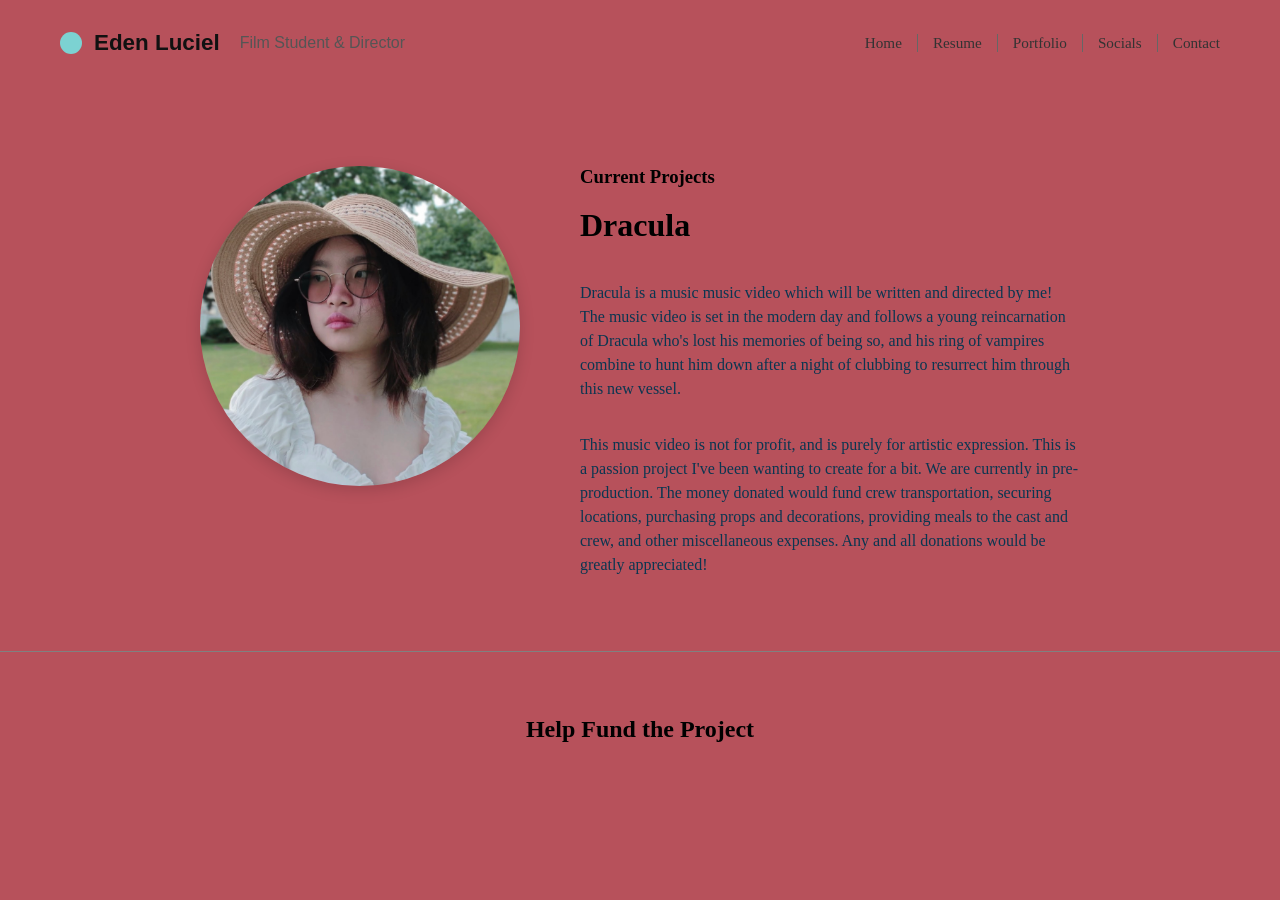
<file: index.html>
<!DOCTYPE html>
<html lang="en">
<head>
    <meta charset="UTF-8">
    <meta name="viewport" content="width=device-width, initial-scale=1.0">
    <title>Eden Luciel | Home</title>
    <link rel="stylesheet" href="style.css">
</head>
<body class="home-page">
    <header class="navbar">
        <div class="logo">
            <span class="dot"></span>
            <span class="name">Eden Luciel</span>
            <span class="title">Film Student & Director</span>
        </div>
        <nav>
            <ul class="nav-links">
               <li><a href="index.html">Home</a></li>
                <li><a href="edenresume.html">Resume</a></li>
                <li><a href="portfolio.html">Portfolio</a></li>
                <li><a href="socials.html">Socials</a></li>
                <li><a href="contact.html">Contact</a></li> 
            </ul>
        </nav>
    </header>

    <main class="projects-section">
        
        <div class="profile-photo">
            <img src="edenHeadshot.jpeg" alt="Eden Luciel"> 
        </div>

        <div class="projects-text">
            <h3>Current Projects</h3>
            
            <h1>
                <strong>Dracula</strong>
            </h1>

            <p>
                Dracula is a music music video which will be written and directed by me! The music video is set in the modern day and follows a young reincarnation of Dracula who's lost his memories of being so, and his ring of vampires combine to hunt him down after a night of clubbing to resurrect him through this new vessel.
            </p>
            <p>
                This music video is not for profit, and is purely for artistic expression. This is a passion project I've been wanting to create for a bit. We are currently in pre-production. The money donated would fund crew transportation, securing locations, purchasing props and decorations, providing meals to the cast and crew, and other miscellaneous expenses. Any and all donations would be greatly appreciated!
            </p>
            <br> 
        </div>
    
    </main>
 <hr>
 <br> <br>
 <section class="donation-section">
 <h2> 
   Help Fund the Project
 </h2>
 
    <section class="donation-section">
        <div class="gofundme-widget">
            <div class="gfm-embed" data-url="https://www.gofundme.com/f/support-edens-first-music-video-dracula/widget/large"></div>
            <script defer src="https://www.gofundme.com/static/js/embed.js"></script>
        </div>
    </section>

    <script src="script.js"></script>

</body>
</html>
</file>
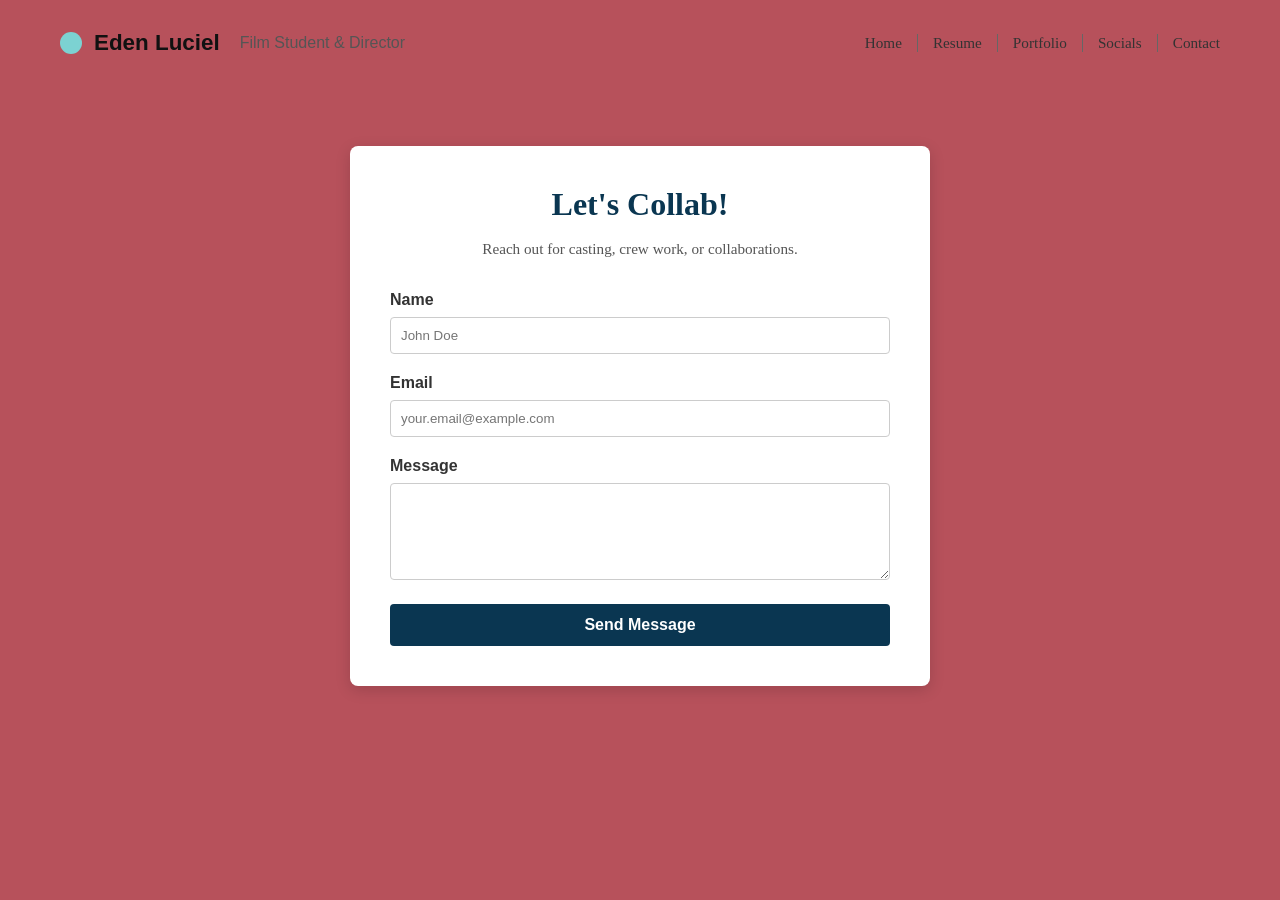
<file: contact.html>
<!DOCTYPE html>
<html lang="en">
<head>
    <meta charset="UTF-8">
    <meta name="viewport" content="width=device-width, initial-scale=1.0">
    <title>Eden Luciel | Contact</title>
    <link rel="stylesheet" href="style.css">
</head>
<body class="contact-page">

    <header class="navbar">
        <div class="logo">
            <span class="dot"></span>
            <span class="name">Eden Luciel</span>
            <span class="title">Film Student & Director</span>
        </div>
        <nav>
            <ul class="nav-links">
                <li><a href="finalindex.html">Home</a></li>
                <li><a href="edenresume.html">Resume</a></li>
                <li><a href="portfolio.html">Portfolio</a></li>
                <li><a href="socials.html">Socials</a></li>
                <li><a href="contact.html">Contact</a></li> </ul>
        </nav>
    </header>

    <main class="contact-container">
        <div class="contact-card">
            
            <h1 class="contact-title">Let's Collab!</h1>
            <p class="contact-subtitle">Reach out for casting, crew work, or collaborations.</p>
            
            <form action="#" method="POST" class="contact-form">
                <div class="form-group">
                    <label for="name">Name</label>
                    <input type="text" id="name" name="name" placeholder="John Doe" required>
                </div>
                <div class="form-group">
                    <label for="email">Email</label>
                    <input type="email" id="email" name="email" placeholder="your.email@example.com" required>
                </div>
                <div class="form-group">
                    <label for="message">Message
                    </label>
                    <textarea id="message" name="message" rows="5" placeholder="Tell me about your project!" required>
                    
                    </textarea>
                </div>
                <button type="submit" class="submit-btn">Send Message</button>
            </form>
        </div>
    </main>
</body>
</html>
</file>
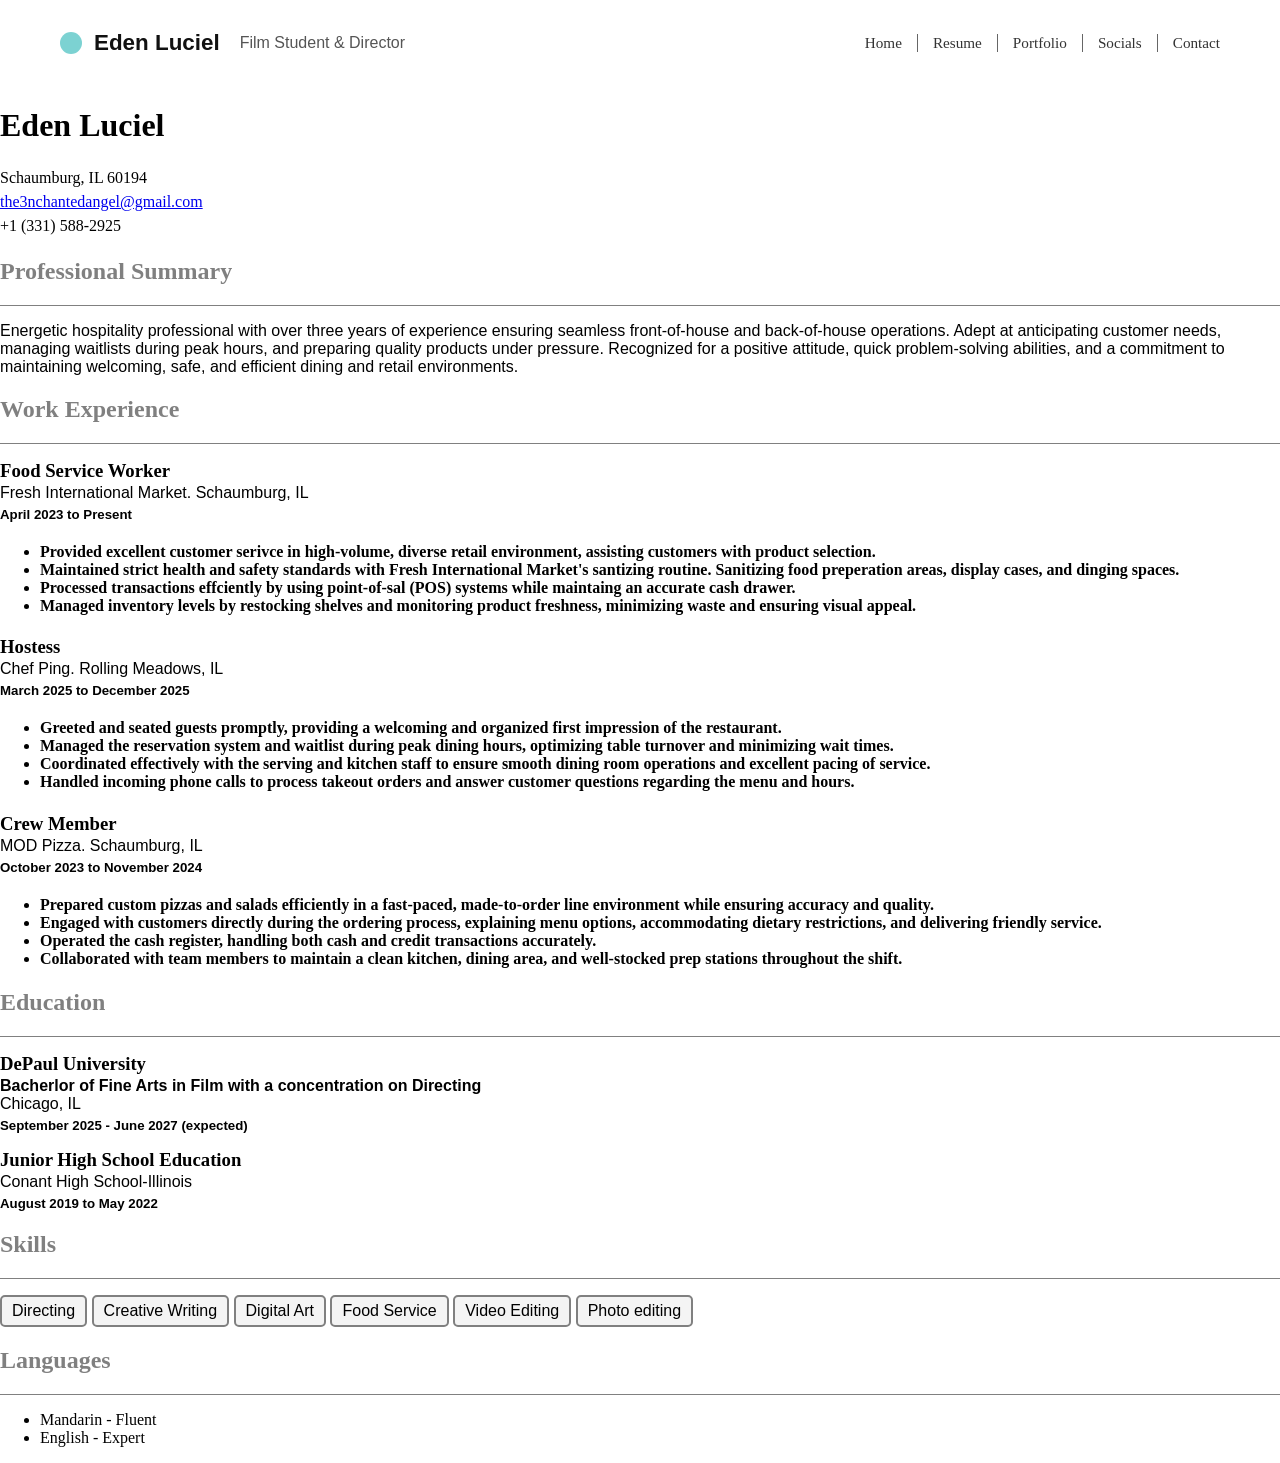
<file: edenresume.html>
<!DOCTYPE html>
<html lang="en">
<head>
    <meta charset="UTF-8">
    <meta name="viewport" content="width=device-width, initial-scale=1.0">
    <title>Eden Luciel Resumé</title>
    <link rel="stylesheet" href="style.css">
</head>

<body class="resume-page">
    <header class="navbar">
        <div class="logo">
            <span class="dot"></span>
            <span class="name">Eden Luciel</span>
            <span class="title">Film Student & Director</span>
        </div>
        <nav>
            <ul class="nav-links">
                <li><a href="finalindex.html">Home</a></li>
                <li><a href="edenresume.html">Resume</a></li>
                <li><a href="portfolio.html">Portfolio</a></li>
                <li><a href="socials.html">Socials</a></li>
                <li><a href="contact.html">Contact</a></li> 
            </ul>
        </nav>
    </header>
    <h1> Eden Luciel</h1>
<p> Schaumburg, IL 60194 
<br> 
<a href="mailto:the3nchantedangel@gmail.com"> the3nchantedangel@gmail.com </a>
<br>
+1 (331) 588-2925
<br>
<h2> Professional Summary</h2>
<hr> 
</p>
<div class="prosummary"> Energetic hospitality professional with over three years of experience ensuring seamless front-of-house and back-of-house operations. Adept at anticipating customer needs, managing waitlists during peak hours, and preparing quality products under pressure. Recognized for a positive attitude, quick problem-solving abilities, and a commitment to maintaining welcoming, safe, and efficient dining and retail environments.
</div> </div><h2> Work Experience</h2>
<hr> 
</p>
<p>
<h3 class="tight-text"> <strong>Food Service Worker</strong></h3>
<div class="sub-text">
    Fresh International Market. Schaumburg, IL 
    <h5 class="tight-text"> April 2023 to Present</h5>
</div>
    <h4> <ul>
        <li> 
            Provided excellent customer serivce in high-volume, diverse retail environment, assisting customers with product selection.
        </li>
        <li>
            Maintained strict health and safety standards with Fresh International Market's santizing routine.
            Sanitizing food preperation areas, display cases, and dinging spaces.
        </li>
        <li> 
            Processed transactions effciently by using point-of-sal (POS) systems while maintaing an accurate cash drawer.
        </li>
        
        <li> 
            Managed inventory levels by restocking shelves and monitoring product freshness, minimizing waste and ensuring visual appeal.
        </li>
            
 </ul> </h4>
</p>
<p>
   <h3 class="tight-text"><strong> Hostess </strong> </h3>
<div class="sub-text">  Chef Ping. Rolling Meadows, IL 
     <h5 class="tight-text"> March 2025 to December 2025 </h5>
<h4>
    <ul>
        <li>
            Greeted and seated guests promptly, providing a welcoming and organized first impression of the restaurant.
        </li>

        <li> 
            Managed the reservation system and waitlist during peak dining hours, optimizing table turnover and minimizing wait times.
        </li>
        <li>
            Coordinated effectively with the serving and kitchen staff to ensure smooth dining room operations and excellent pacing of service.
        </li>
        <li> 
            Handled incoming phone calls to process takeout orders and answer customer questions regarding the menu and hours.
        </li>
    </ul>
</h4>
    </div>
</p>
<p>
    <h3 class="tight-text"><strong> Crew Member </strong> </h3>
   <div class="sub-text">  MOD Pizza. Schaumburg, IL
   <h5 class="tight-text"> October 2023 to November 2024 </h5>
   <!-- Eden Please! -->
   <h4>
     <ul>
        <li>
            Prepared custom pizzas and salads efficiently in a fast-paced, made-to-order line environment while ensuring accuracy and quality.
        </li>
        <li>
            Engaged with customers directly during the ordering process, explaining menu options, accommodating dietary restrictions, and delivering friendly service.
        </li>
        <li>
            Operated the cash register, handling both cash and credit transactions accurately.
        </li>
        <li>
            Collaborated with team members to maintain a clean kitchen, dining area, and well-stocked prep stations throughout the shift.
        </li>
     </ul>
</h4>
</p>
<h2> Education</h2>
<hr> 
<p> 
   <h3 class="tight-text"> <strong> DePaul University </h3>
    Bacherlor of Fine Arts in Film with a concentration on Directing</strong>
    <br> 
   Chicago, IL 
     <h5 class="tight-text"> September 2025 - June 2027 (expected) </h5>
</p>
<p> 
<h3 class="tight-text"> <strong> Junior High School Education</strong></h3>
 Conant High School-Illinois
  <h5 class="tight-text"> August 2019 to May 2022 </h5>
</p>

 <h2> Skills</h2>
<hr> 
 <p> <div class="text-box">
    Directing
 </div>
 <div class="text-box"> Creative Writing</div>
 <div class="text-box"> Digital Art </div>
 <div class="text-box"> Food Service</div>
 <div class="text-box"> Video Editing </div>
 <div class="text-box"> Photo editing</div>
</p>

<p> 
<h2> Languages </h2>
<hr>
<ul>
    <li> Mandarin - Fluent </li>
    <li> English - Expert</li>
</ul>
</p>
<style>
   
</style>
</body>
</html>
</file>
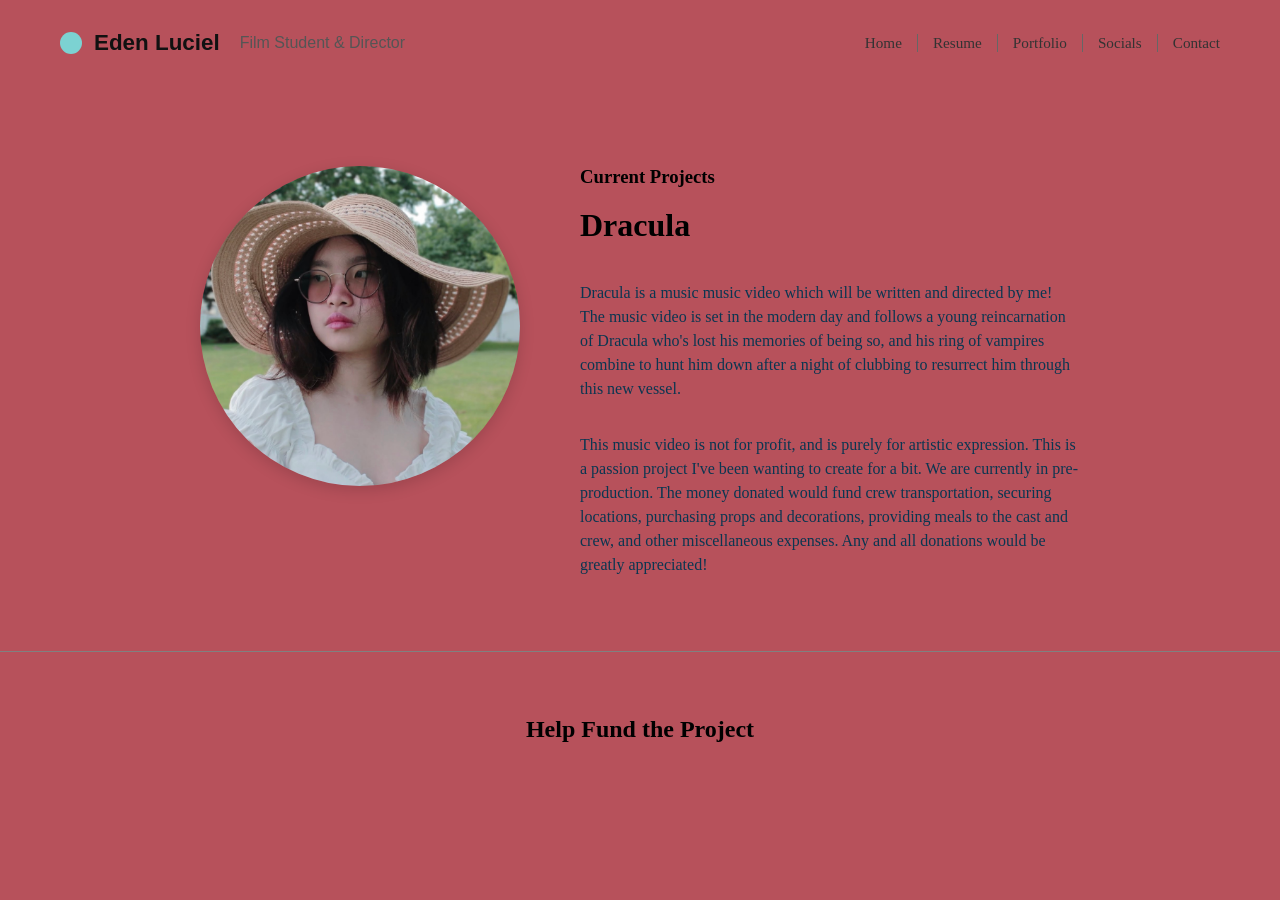
<file: finalindex.html>
<!DOCTYPE html>
<html lang="en">
<head>
    <meta charset="UTF-8">
    <meta name="viewport" content="width=device-width, initial-scale=1.0">
    <title>Eden Luciel | Home</title>
    <link rel="stylesheet" href="style.css">
</head>
<body class="home-page">
    <header class="navbar">
        <div class="logo">
            <span class="dot"></span>
            <span class="name">Eden Luciel</span>
            <span class="title">Film Student & Director</span>
        </div>
        <nav>
            <ul class="nav-links">
               <li><a href="finalindex.html">Home</a></li>
                <li><a href="edenresume.html">Resume</a></li>
                <li><a href="portfolio.html">Portfolio</a></li>
                <li><a href="socials.html">Socials</a></li>
                <li><a href="contact.html">Contact</a></li> 
            </ul>
        </nav>
    </header>

    <main class="projects-section">
        
        <div class="profile-photo">
            <img src="edenHeadshot.jpeg" alt="Eden Luciel"> 
        </div>

        <div class="projects-text">
            <h3>Current Projects</h3>
            
            <h1>
                <strong>Dracula</strong>
            </h1>

            <p>
                Dracula is a music music video which will be written and directed by me! The music video is set in the modern day and follows a young reincarnation of Dracula who's lost his memories of being so, and his ring of vampires combine to hunt him down after a night of clubbing to resurrect him through this new vessel.
            </p>
            <p>
                This music video is not for profit, and is purely for artistic expression. This is a passion project I've been wanting to create for a bit. We are currently in pre-production. The money donated would fund crew transportation, securing locations, purchasing props and decorations, providing meals to the cast and crew, and other miscellaneous expenses. Any and all donations would be greatly appreciated!
            </p>
            <br> 
        </div>
    
    </main>
 <hr>
 <br> <br>
 <section class="donation-section">
 <h2> 
   Help Fund the Project
 </h2>
 
    <section class="donation-section">
        <div class="gofundme-widget">
            <div class="gfm-embed" data-url="https://www.gofundme.com/f/support-edens-first-music-video-dracula/widget/large"></div>
            <script defer src="https://www.gofundme.com/static/js/embed.js"></script>
        </div>
    </section>

    <script src="script.js"></script>

</body>
</html>
</file>
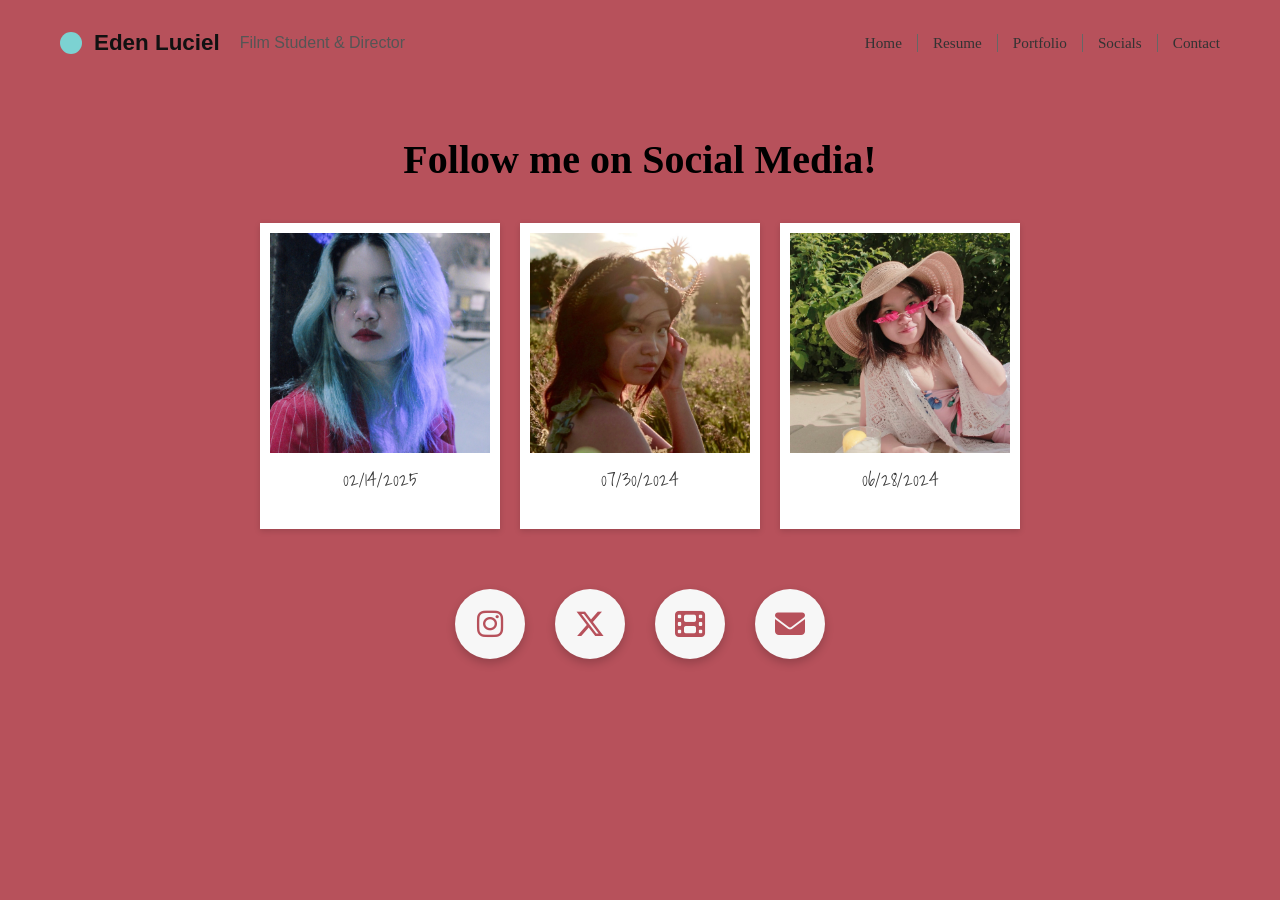
<file: socials.html>
<!DOCTYPE html>
<html lang="en">
<head>
    <meta charset="UTF-8">
    <meta name="viewport" content="width=device-width, initial-scale=1.0">
    <title>Eden's Socials</title>
    <link rel="stylesheet" href="style.css">
    <link rel="stylesheet" href="https://cdnjs.cloudflare.com/ajax/libs/font-awesome/6.5.1/css/all.min.css">
    <link href="https://fonts.googleapis.com/css2?family=Shadows+Into+Light&display=swap" rel="stylesheet">
</head>
<body class="socials-page"> <header class="navbar">
        <div class="logo">
            <span class="dot"></span>
            <span class="name">Eden Luciel</span>
            <span class="title">Film Student & Director</span>
        </div>
        <nav>
            <ul class="nav-links">
                <li> <a href="finalindex.html">Home</a> </li>
                <li> <a href="edenresume.html">Resume</a> </li>
                <li> <a href="portfolio.html">Portfolio</a></li>
                <li> <a href="socials.html">Socials</a> </li>
                <li><a href="contact.html">Contact</a></li> 
            </ul>
        </nav>
    </header>
    <h1 class="socials-title">Follow me on Social Media!</h1>
    <main class="horizontal-socials-container">
        <div class="photo-grid">   
            <div class="polaroid-frame">
                <img src="eden1.jpg" alt="Instagram Image">
                <p class="polaroid-caption"> 02/14/2025 </p>
            </div>
            <div class="polaroid-frame">
                <img src="eden3.jpg" alt="Instagram Image">
                <p class="polaroid-caption"> 07/30/2024</p>
            </div>
            
            <div class="polaroid-frame">
                <img src="eden2.jpg" alt="Instagram Image">
                <p class="polaroid-caption">06/28/2024</p>
            </div>
        </div> 
        <div class="social-links-container">
            <a href="https://instagram.com/edenescent" target="_blank" class="social-icon">
                <i class="fab fa-instagram"> </i>
            </a>
            <a href="https://x.com/EdenLuciel" target="_blank" class="social-icon">
                <i class="fab fa-x-twitter"></i>
            </a>
            <a href="https://letterboxd.com/EdenLuciel" target="_blank" class="social-icon">
                <i class="fas fa-film"></i>
            </a>
            <a href="mailto:the3nchantedangel@gmail.com" class="social-icon">
                <i class="fas fa-envelope"></i>
            </a>
        </div>

    </main>

</body>
</html>
</file>
<file: style.css>
/* --- fonts --- */
body {
    margin: 0;
    padding: 0;
    font-family: "Helvetica Neue", Arial, sans-serif; 
}
@font-face {
    font-family: 'Soria'; 
    src: url('');
}
.navbar { 
    display: flex;
    justify-content: space-between; 
    align-items: center;
    padding: 30px 60px;
}
.logo { display: flex; align-items: center; gap: 12px; }
.dot { width: 22px; height: 22px; background-color: #7cd2d2; border-radius: 50%; }
.name { font-size: 1.4rem; font-weight: 800; color: #111; }
.title { font-size: 1rem; color: #555; font-weight: 400; margin-left: 8px; }

.nav-links { list-style: none; display: flex; align-items: center; margin: 0; padding: 0; }
.nav-links li { padding: 0 15px; border-right: 1px solid #666; }
.nav-links li:last-child { border-right: none; padding-right: 0; }
.nav-links a { text-decoration: none; color: #333; font-size: 0.95rem; transition: color 0.2s ease; }
.nav-links a:hover { color: #98c0d8; }


/* ---  index pg --- */
.home-page {
    background-color: #b7515b; 
    color: #0a3651;  
          
}
.projects-section {
    display: flex;
    justify-content: center;  
    align-items: flex-start; 
    gap: 60px;                
    max-width: 1050px;        
    margin: 80px auto 40px auto;        
    padding: 0 40px;          
}
.profile-photo img {
    width: 320px;            
    height: 320px;            
    border-radius: 50%;       
    object-fit: cover;        
    box-shadow: 0 4px 15px rgba(0,0,0,0.15); 
}
.projects-text {
    max-width: 500px;         
    width: 100%;              
    display: flex;
    flex-direction: column;
}

.projects-text h1, .projects-text h3 {
    margin-top: 0; 
}

.donation-section {
    max-width: 800px;         
    margin: 0 auto 80px auto; 
    padding: 0 40px;
    color: black;
}
.donation-section h2 {
    color: black;
    text-align: center;
}
.gofundme-widget {
    width: 50%;               
    display: flex;
    justify-content: center; 
    margin: 0 auto;
}

.gfm-embed {
    width: 100%;               
}
.widget-container {
    display: flex;               
    justify-content: center;    
}

/* ehhhh why won't the border go away */
.gfm-embed iframe {
    border: none !important;
    box-shadow: none !important;
    border-radius: 8px; 
}


/* ---  eden's resume--- */
.resume-page {
   background-color: white;
}

h1, h3 { color:black; font-family: "Times New Roman", Times, serif; }
h2 { color:grey; font-family: "Times New Roman", Times, serif; }
h4 { color: black; }
hr { border: none; height: 1px; background-color: grey; }
p { font-family: "Times New Roman", Times, serif; line-height: 1.5; }
ul { color: black; font-family: "Times New Roman", Times, serif; }

.text-box { display: inline-block; border: 2px solid grey; padding: 5px 10px; background-color: #f4f4f4; border-radius: 5px; }
.tight-text { margin-bottom: 2px; margin-top: 5px; }
.sub-text { margin-top: 0px; }
.prosummary { color: black; }


/* --- Eden's Scoials  --- */
.socials-page {
    background-color: #b7515b; 
    color: #0a3651; 
}

.socials-title {
    text-align: center;
    margin-top: 50px;
    font-size: 2.5rem;
}

.horizontal-socials-container {
    display: flex;
    flex-direction: column;   
    align-items: center;      
    gap: 50px;                
    max-width: 1200px;        
    margin: 40px auto;        
    padding: 0 40px;          
}

/* Griddy */
.photo-grid {
    display: flex;             
    flex-direction: row;       
    justify-content: center;   
    gap: 20px;                 
    width: 100%;
}
/* polaroid look stuff */
.polaroid-frame {
    background-color: white;   
    padding: 10px 10px 35px 10px; 
    box-shadow: 0 2px 6px rgba(0,0,0,0.15); 
    width: 220px;                 
    flex-shrink: 0;               
}
.polaroid-frame img {
    width: 100%;               
    aspect-ratio: 1 / 1;       
    object-fit: cover;         
    display: block;
}
.polaroid-caption {
    font-family: 'Shadows Into Light', cursive; 
    font-size: 1.2rem;
    color: #333;
    text-align: center;
    margin: 12px 0 0 0;        
}
.social-links-container {
    display: flex;
    flex-direction: row;       
    gap: 30px;
    margin-top: 10px;          
}
.social-icon {
    display: flex;
    justify-content: center;
    align-items: center;
    width: 70px;          
    height: 70px;        
    background-color: #f7f7f7;
    color: #b7515b;       
    border-radius: 50%;   
    text-decoration: none;
    font-size: 30px;     
    box-shadow: 0 4px 10px rgba(0,0,0,0.2);
    transition: all 0.3s ease; 
}
/* hover effects and stuff*/
.social-icon:hover {
    transform: translateY(-8px);
    background-color: #7cd2d2; 
    color: #111;
    box-shadow: 0 8px 15px rgba(0,0,0,0.3);
}
/*the portfolio */
.portfolio-page {
    background-color: #b7515b; 
    color: #0a3651;            
}

.portfolio-title {
    text-align: center;
    margin-top: 40px;
    margin-bottom: 30px;
    font-size: 2.5rem;
    color: #0a3651;            
} 

.portfolio-container {
    max-width: 1000px;         
    margin: 0 auto 80px auto;  
    padding: 0 40px;
}
.portfolio-grid {
    display: grid;
    grid-template-columns: repeat(3, 1fr); 
    gap: 15px;                             
}
.gallery-frame {
    background-color: white;               
    padding: 8px;                          
    border-radius: 4px;                    
    box-shadow: 0 2px 6px rgba(0,0,0,0.1); 
}
.gallery-frame img {
    width: 100%;
    aspect-ratio: 4 / 3;                   
    object-fit: cover;                     
    display: block;                        
    border-radius: 2px;
    cursor: pointer; 
    transition: opacity 0.2s ease;
}
.gallery-frame img:hover {
    opacity: 0.8; 
}
/* lightbox */
.lightbox {
    display: none; 
    position: fixed; 
    z-index: 1000; 
    left: 0;
    top: 0;
    width: 100%;
    height: 100%;
    background-color: rgba(0, 0, 0, 0.9); 
    justify-content: center;
    align-items: center;
}
.lightbox-content {
    max-width: 90%; 
    max-height: 90vh; 
    box-shadow: 0 0 25px rgba(0,0,0,0.8); 
    border-radius: 4px;
    animation: zoomIn 0.3s ease; 
}
.close-lightbox {
    position: absolute;
    top: 20px;
    right: 40px;
    color: white;
    font-size: 50px; 
    font-weight: bold;
    cursor: pointer;
    transition: color 0.2s ease;
}

.close-lightbox:hover {
    color: #b7515b; 
}

@keyframes zoomIn {
    from { transform: scale(0.95); opacity: 0; }
    to { transform: scale(1); opacity: 1; }
}
/* Contact me*/
.contact-page {
    background-color: #b7515b; 
    color: #0a3651;
}
.contact-container {
    display: flex;
    justify-content: center;
    align-items: center;
    padding: 60px 40px;
}
.contact-card {
    background-color: white;
    padding: 40px;
    border-radius: 8px;
    box-shadow: 0 4px 15px rgba(0,0,0,0.15);
    width: 100%;
    max-width: 500px;
}
.contact-title {
    margin-top: 0;
    margin-bottom: 10px;
    text-align: center;
    color: #0a3651;
}
.contact-subtitle {
    text-align: center;
    margin-bottom: 30px;
    color: #555;
    font-size: 0.95rem;
}
.form-group {
    margin-bottom: 20px;
}
.form-group label {
    display: block;
    margin-bottom: 8px;
    font-weight: bold;
    color: #333;
}
.form-group input,
.form-group textarea {
    width: 100%; 
    padding: 10px;
    border: 1px solid #ccc;
    border-radius: 4px;
    font-family: inherit;
    box-sizing: border-box; 
}
.form-group input:focus,
.form-group textarea:focus {
    outline: none;
    border-color: #7cd2d2; 
    box-shadow: 0 0 5px rgba(124, 210, 210, 0.5);
}

/*  Button */
.submit-btn {
    width: 100%;
    padding: 12px;
    background-color: #0a3651; 
    color: white;
    border: none;
    border-radius: 4px;
    font-size: 1rem;
    font-weight: bold;
    cursor: pointer;
    transition: background-color 0.3s ease, color 0.3s ease;
}

.submit-btn:hover {
    background-color: #7cd2d2; 
    color: #111;
}
</file>
